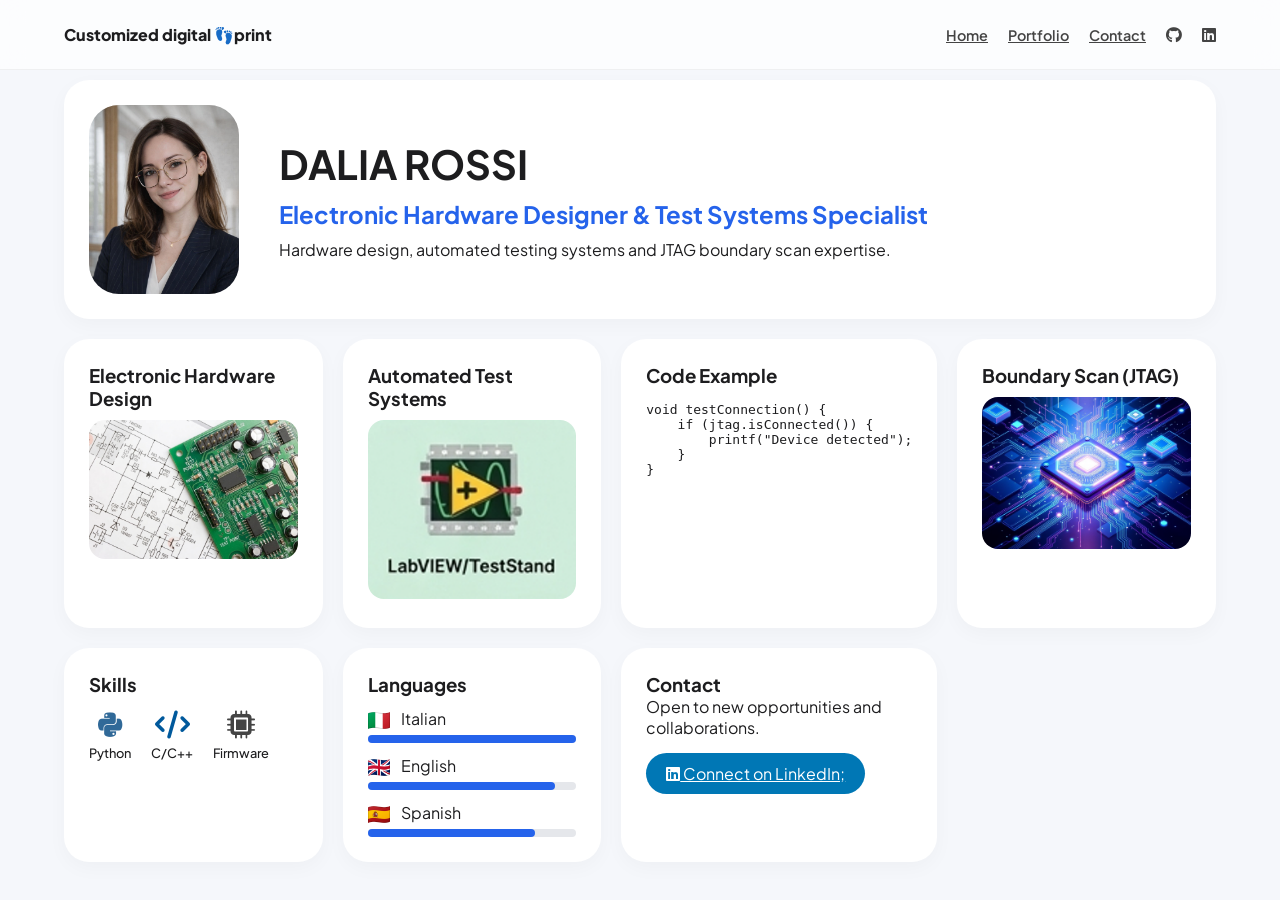
<file: index.html>
<!DOCTYPE html>
<html lang="en">
<head>
    <meta charset="UTF-8">
    <meta name="viewport" content="width=device-width, initial-scale=1.0">
    <title>Dalia Rossi | Portfolio</title>

    <link href="https://fonts.googleapis.com/css2?family=Plus+Jakarta+Sans:wght@400;500;600;700;800&display=swap" rel="stylesheet">
    <link rel="stylesheet" href="style.css">
    <link rel="stylesheet" href="https://cdnjs.cloudflare.com/ajax/libs/font-awesome/6.0.0/css/all.min.css">
</head>

<body>

<nav class="navbar">
    <div class="nav-container">
        <span class="logo">Customized digital 👣print</span>
        <div class="nav-links">
            <a href="#home">Home</a>
            <a href="#portfolio">Portfolio</a>
            <a href="#contact">Contact</a>

            <a href="https://github.com/dal-dal" target="_blank" class="icon-link">
                <i class="fab fa-github"></i>
            </a>

            <a href="https://www.linkedin.com/in/dalia-rossi-74ba99146" target="_blank" class="icon-link">
                <i class="fab fa-linkedin"></i>
            </a>
        </div>
    </div>
</nav>

<main class="container">

<!-- HERO -->
<header id="home" class="bento-item hero">
    <img src="images/Ritratto.png" alt="Dalia Rossi" class="profile-img">
    <div class="hero-text">
        <h1>DALIA ROSSI</h1>
        <h2>Electronic Hardware Designer & Test Systems Specialist</h2>
        <p>Hardware design, automated testing systems and JTAG boundary scan expertise.</p>
    </div>
</header>

<!-- PORTFOLIO -->
<!--<section id="portfolio" class="bento-item hardware">
</section> -->
<a href="hardware.html" class="bento-item hardware clickable">
    <h3>Electronic Hardware Design</h3>
    <img src="images/BoardScheme.png" class="bento-image" alt="PCB Design">
</a>

<section class="bento-item test-systems">
    <h3>Automated Test Systems</h3>
    <img src="images/GreenLabView.png" class="bento-image">
</section>

<section class="bento-item code-card">
    <h3>Code Example</h3>
<pre><code>
void testConnection() {
    if (jtag.isConnected()) {
        printf("Device detected");
    }
}
</code></pre>
</section>

<section class="bento-item jtag">
    <h3>Boundary Scan (JTAG)</h3>
    <img src="images/PurpleCore.png" class="bento-image">
</section>

<!-- SKILLS -->
<section class="bento-item skills">
    <h3>Skills</h3>
    <div class="skills-icons">
        <div class="skill-icon">
            <i class="fab fa-python" style="color:#306998"></i>
            <span>Python</span>
        </div>

        <div class="skill-icon">
            <i class="fas fa-code" style="color:#00599C"></i>
            <span>C/C++</span>
        </div>

        <div class="skill-icon">
            <i class="fas fa-microchip" style="color:#444"></i>
            <span>Firmware</span>
        </div>
    </div>
</section>

<!-- LANGUAGES -->
<section class="bento-item languages">
    <h3>Languages</h3>

    <div class="lang" data-lang="Ciao!🖐">
        <span><img src="images/flags/it.png" class="flag"> Italian</span>
        <div class="bar-bg"><div class="bar" style="width: 100%"></div></div>
    </div>

    <div class="lang" data-lang="Hello!">
        <span><img src="images/flags/gb.png" class="flag"> English</span>
        <div class="bar-bg"><div class="bar" style="width: 90%"></div></div>
    </div>

    <div class="lang" data-lang="¡Hola!">
        <span><img src="images/flags/es.png" class="flag"> Spanish</span>
        <div class="bar-bg"><div class="bar" style="width: 80%"></div></div>
    </div>
</section>

<!-- CONTACT -->
<section id="contact" class="bento-item contact-section">
    <h3>Contact</h3> 
	<p>Open to new opportunities and collaborations.</p> 
	<div class="social-pills"> 
		<a href="https://www.linkedin.com/in/dalia-rossi-74ba99146" target="_blank" class="linkedin-pill"> 
		<i class="fab fa-linkedin"></i>
		Connect on LinkedIn;
		</a> 
	</div> 
    
</section>

</main>

<!-- ANIMAZIONI -->
<script>
const observer = new IntersectionObserver((entries) => {
  entries.forEach(entry => {
    if (entry.isIntersecting) {
      entry.target.classList.add("show");
    }
  });
}, { threshold: 0.15 });

document.querySelectorAll(".bento-item").forEach(el => {
  el.classList.add("hidden");
  observer.observe(el);
});
</script>

</body>
</html>
</file>
<file: style.css>
/* --- BASE --- */
:root {
    --primary: #2563eb;
    --bg: #f5f7fb;
    --text: #1d1d1f;
    --subtext: #6b7280;
}

* {
    box-sizing: border-box;
    margin: 0;
    padding: 0;
}

html {
    scroll-behavior: smooth;
}

body {
    font-family: 'Plus Jakarta Sans', sans-serif;
    background: var(--bg);
    color: var(--text);
    padding-top: 80px;
}

/* --- NAVBAR --- */
.navbar {
    position: fixed;
    top: 0;
    width: 100%;
    height: 70px;
    background: rgba(255,255,255,0.7);
    backdrop-filter: blur(12px);
    display: flex;
    align-items: center;
    border-bottom: 1px solid rgba(0,0,0,0.05);
    z-index: 1000;
}

.nav-container {
    width: 90%;
    margin: auto;
    display: flex;
    justify-content: space-between;
    align-items: center;
}

.logo {
    font-weight: 800;
}

.nav-links {
    display: flex;
    gap: 20px;
    align-items: center;
}

.nav-links a {
    font-size: 0.9rem;
    color: #444;
    font-weight: 600;
    position: relative;
}

.nav-links a::after {
    content: "";
    position: absolute;
    height: 2px;
    width: 0%;
    bottom: -4px;
    left: 0;
    background: var(--primary);
    transition: 0.3s;
}

.nav-links a:hover::after {
    width: 100%;
}

/* social icons */
.icon-link i {
    font-size: 1rem;
    transition: 0.3s;
}

.icon-link:hover i {
    color: var(--primary);
    transform: translateY(-2px);
}

/* --- GRID --- */
.container {
    width: 90%;
    margin: auto;
    display: grid;
    grid-template-columns: repeat(4, 1fr);
    gap: 20px;
}

/* --- CARDS --- */
.bento-item {
    background: white;
    border-radius: 25px;
    padding: 25px;
    transition: all 0.35s ease;
    box-shadow: 0 6px 20px rgba(0,0,0,0.03);
    position: relative;
}

.bento-item:hover {
    transform: translateY(-6px);
    box-shadow: 0 15px 35px rgba(0,0,0,0.08);
}

/* --- HERO --- */
.hero {
    grid-column: span 4;
    display: flex;
    gap: 40px;
    align-items: center;
}

.profile-img {
    width: 150px;
    border-radius: 30px;
}

.hero-text h1 {
    font-size: 2.5rem;
}

.hero-text h2 {
    color: var(--primary);
    margin: 10px 0;
}

/* --- IMMAGINI --- */
.bento-image {
    width: 100%;
    border-radius: 16px;
    margin-top: 10px;
    transition: 0.4s;
}

.bento-item:hover .bento-image {
    transform: scale(1.04);
}

/* --- SKILLS --- */
.skills-icons {
    display: flex;
    gap: 20px;
    margin-top: 15px;
}

.skill-icon {
    display: flex;
    flex-direction: column;
    align-items: center;
    font-size: 0.8rem;
}

.skill-icon i {
    font-size: 28px;
    transition: 0.3s;
}

.skill-icon:hover i {
    transform: scale(1.2);
}

/* --- LANGUAGES --- */
.lang {
    margin-top: 12px;
    position: relative;
    cursor: pointer;
}

.flag {
    width: 22px;
    margin-right: 8px;
    vertical-align: middle;
}

.bar-bg {
    background: #e5e7eb;
    height: 8px;
    border-radius: 10px;
    margin-top: 6px;
}

.bar {
    background: var(--primary);
    height: 100%;
    border-radius: 10px;
}

/* tooltip */
.lang::after {
    content: attr(data-lang);
    position: absolute;
    top: -35px;
    left: 50%;
    transform: translateX(-50%) translateY(10px);
    background: #111;
    color: white;
    padding: 6px 10px;
    border-radius: 8px;
    font-size: 0.75rem;
    opacity: 0;
    transition: 0.3s;
}

.lang:hover::after {
    opacity: 1;
    transform: translateX(-50%) translateY(0);
}

/* --- CONTACT --- */
.email-link {
    display: block;
    margin-top: 10px;
    color: var(--primary);
    font-weight: 600;
}

.linkedin-pill {
    display: inline-block;
    margin-top: 15px;
    background: #0077b5;
    color: white;
    padding: 10px 20px;
    border-radius: 999px;
}

/* --- ANIMAZIONI SCROLL --- */
.hidden {
    opacity: 0;
    transform: translateY(30px);
    transition: all 0.7s ease;
}

.show {
    opacity: 1;
    transform: translateY(0);
}

/* --- RESPONSIVE --- */
@media(max-width:900px){
    .container {
        grid-template-columns: repeat(2,1fr);
    }

    .hero {
        grid-column: span 2;
        flex-direction: column;
        text-align: center;
    }
}

@media(max-width:600px){
    .container {
        grid-template-columns: 1fr;
    }
}

.skill-icon span {
    margin-top: 6px;
    font-weight: 500;
}

.skill-icon:hover {
    transform: translateY(-3px);
}

.clickable {
    cursor: pointer;
    text-decoration: none;
    color: inherit;
}

.clickable:hover {
    transform: translateY(-8px) scale(1.02);
}

.clickable {
    display: block;
}

.project-page {
    max-width: 800px;
    margin: 100px auto;
    padding: 20px;
}

.project-page img {
    margin-top: 20px;
}
</file>
